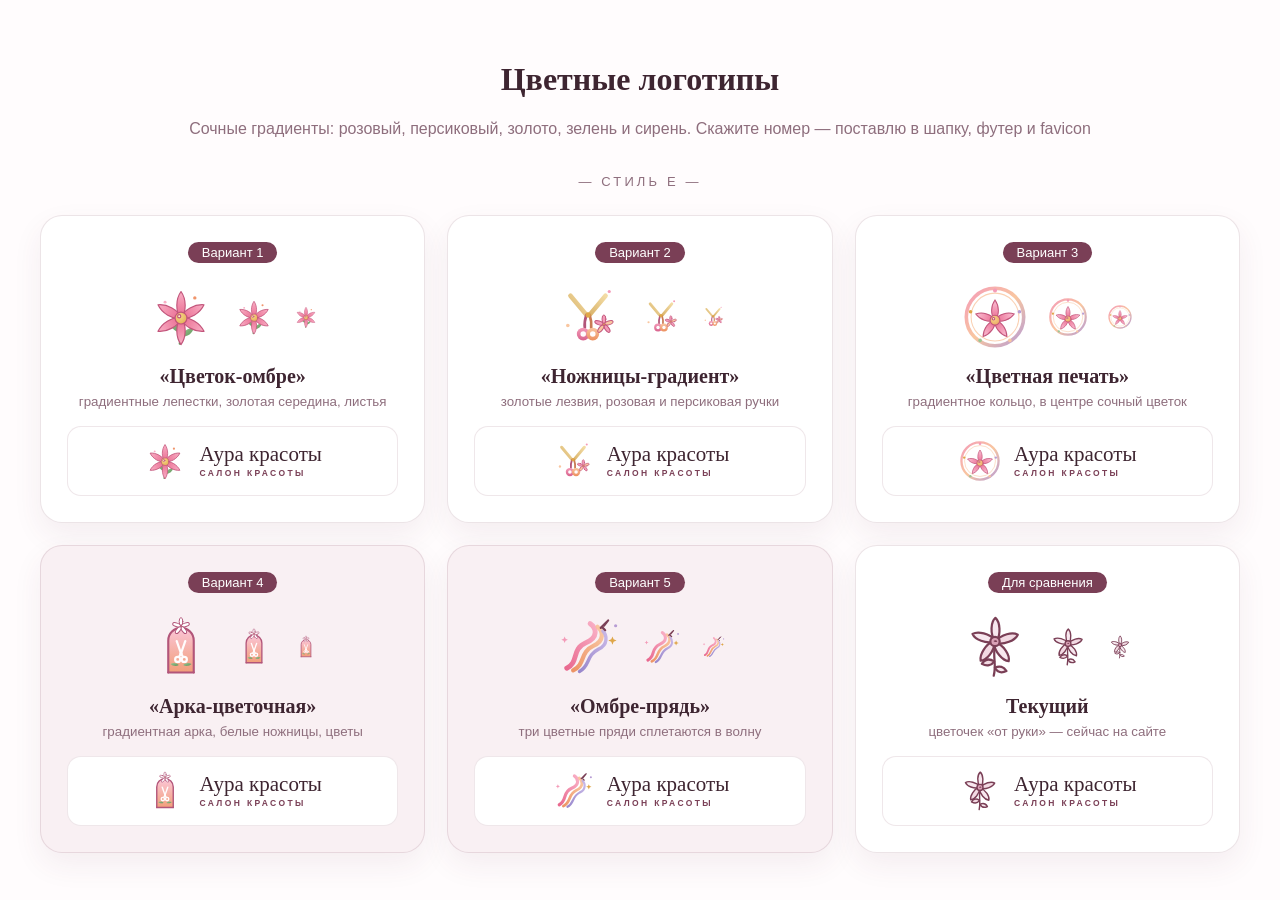
<file: frontend/assets/logos/preview.html>
<!DOCTYPE html>
<html lang="ru">
<head>
  <meta charset="UTF-8">
  <meta name="viewport" content="width=device-width, initial-scale=1.0">
  <title>Стиль Е — цветные логотипы</title>
  <style>
    body { font-family: 'Segoe UI', sans-serif; background: #FFFCFD; color: #3E2531; margin: 0; padding: 40px; }
    h1 { font-family: Georgia, serif; font-weight: 600; text-align: center; }
    p.sub { text-align: center; color: #8E6E7D; margin-bottom: 36px; }
    .grid { display: grid; grid-template-columns: repeat(auto-fit, minmax(320px, 1fr)); gap: 22px; max-width: 1200px; margin: 0 auto; }
    .card {
      background: #fff; border: 1px solid rgba(122,63,86,.14); border-radius: 22px;
      padding: 26px; text-align: center; box-shadow: 0 12px 30px rgba(97,47,68,.07);
    }
    .card.pink { background: #F9F0F3; }
    .card h3 { font-family: Georgia, serif; margin: 14px 0 4px; font-size: 20px; }
    .card small { color: #8E6E7D; }
    .sizes { display: flex; align-items: center; justify-content: center; gap: 18px; margin-top: 14px; }
    .sizes img.big { width: 68px; height: 68px; }
    .sizes img.mid { width: 42px; height: 42px; }
    .sizes img.small { width: 26px; height: 26px; }
    .hdr {
      display: flex; align-items: center; justify-content: center; gap: 12px;
      margin-top: 16px; padding: 12px 16px; background: #fff; border-radius: 14px;
      border: 1px solid rgba(122,63,86,.12);
    }
    .hdr img { width: 44px; height: 44px; }
    .hdr .t { text-align: left; font-family: Georgia, serif; font-size: 21px; line-height: 1; }
    .hdr .t small { display: block; font-family: 'Segoe UI', sans-serif; font-size: 8.5px; font-weight: 700; letter-spacing: .28em; color: #7A3F56; margin-top: 4px; text-transform: uppercase; }
    .num { display: inline-block; background: #7A3F56; color: #fff; border-radius: 999px; font-size: 13px; padding: 3px 14px; margin-bottom: 6px; }
    .style-tag { display: block; text-align: center; color: #8E6E7D; font-size: 13px; letter-spacing: .24em; text-transform: uppercase; margin-bottom: 26px; }
  </style>
</head>
<body>
  <h1>Цветные логотипы</h1>
  <p class="sub">Сочные градиенты: розовый, персиковый, золото, зелень и сирень. Скажите номер — поставлю в шапку, футер и favicon</p>
  <span class="style-tag">— стиль Е —</span>
  <div class="grid">
    <div class="card">
      <span class="num">Вариант 1</span>
      <div class="sizes"><img class="big" src="logo-f1.svg"><img class="mid" src="logo-f1.svg"><img class="small" src="logo-f1.svg"></div>
      <h3>«Цветок-омбре»</h3>
      <small>градиентные лепестки, золотая середина, листья</small>
      <div class="hdr"><img src="logo-f1.svg"><span class="t">Аура красоты<small>салон красоты</small></span></div>
    </div>
    <div class="card">
      <span class="num">Вариант 2</span>
      <div class="sizes"><img class="big" src="logo-f2.svg"><img class="mid" src="logo-f2.svg"><img class="small" src="logo-f2.svg"></div>
      <h3>«Ножницы-градиент»</h3>
      <small>золотые лезвия, розовая и персиковая ручки</small>
      <div class="hdr"><img src="logo-f2.svg"><span class="t">Аура красоты<small>салон красоты</small></span></div>
    </div>
    <div class="card">
      <span class="num">Вариант 3</span>
      <div class="sizes"><img class="big" src="logo-f3.svg"><img class="mid" src="logo-f3.svg"><img class="small" src="logo-f3.svg"></div>
      <h3>«Цветная печать»</h3>
      <small>градиентное кольцо, в центре сочный цветок</small>
      <div class="hdr"><img src="logo-f3.svg"><span class="t">Аура красоты<small>салон красоты</small></span></div>
    </div>
    <div class="card pink">
      <span class="num">Вариант 4</span>
      <div class="sizes"><img class="big" src="logo-f4.svg"><img class="mid" src="logo-f4.svg"><img class="small" src="logo-f4.svg"></div>
      <h3>«Арка-цветочная»</h3>
      <small>градиентная арка, белые ножницы, цветы</small>
      <div class="hdr"><img src="logo-f4.svg"><span class="t">Аура красоты<small>салон красоты</small></span></div>
    </div>
    <div class="card pink">
      <span class="num">Вариант 5</span>
      <div class="sizes"><img class="big" src="logo-f5.svg"><img class="mid" src="logo-f5.svg"><img class="small" src="logo-f5.svg"></div>
      <h3>«Омбре-прядь»</h3>
      <small>три цветные пряди сплетаются в волну</small>
      <div class="hdr"><img src="logo-f5.svg"><span class="t">Аура красоты<small>салон красоты</small></span></div>
    </div>
    <div class="card">
      <span class="num">Для сравнения</span>
      <div class="sizes"><img class="big" src="../logo.svg"><img class="mid" src="../logo.svg"><img class="small" src="../logo.svg"></div>
      <h3>Текущий</h3>
      <small>цветочек «от руки» — сейчас на сайте</small>
      <div class="hdr"><img src="../logo.svg"><span class="t">Аура красоты<small>салон красоты</small></span></div>
    </div>
  </div>
</body>
</html>
</file>
